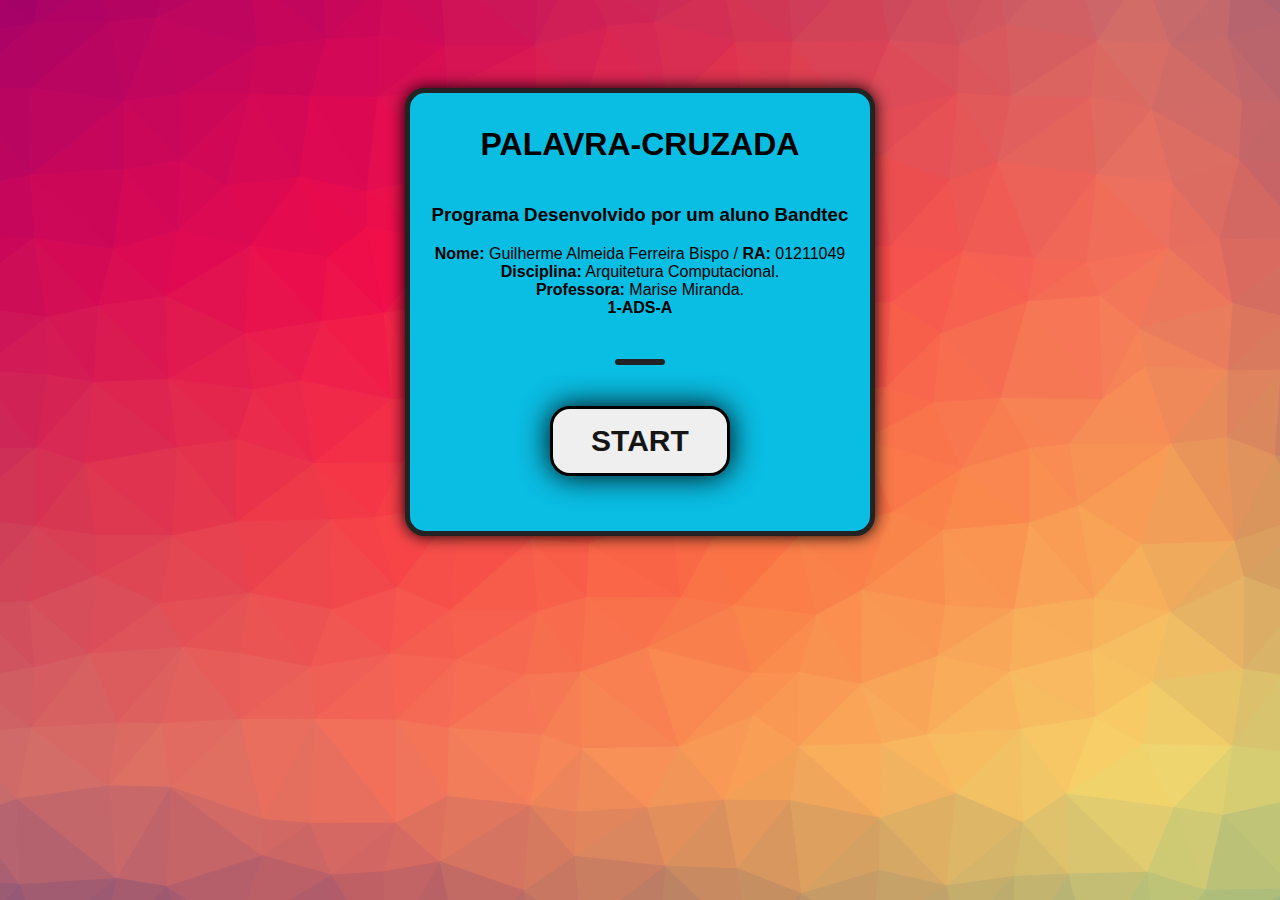
<file: index.html>
<!DOCTYPE html>
<html lang="pt">

<head>
    <meta charset="UTF-8">
    <meta http-equiv="X-UA-Compatible" content="IE=edge">
    <meta name="viewport" content="width=device-width, initial-scale=1.0">
    <title>Palavra-Cruzada</title>
    <link rel="shortcut icon" href="2.jpg">
</head>
<link rel="stylesheet" href="styles.css">

<body id="imgFUNDO" style="background-image: url(1.jpg);">
    
    <div class="container">
        <div id="inicio">
            <h1>Palavra-Cruzada</h1>
            <h3>Programa Desenvolvido por um aluno Bandtec </h3>
            <span id="DadosAluno">
                <b>Nome: <a href="www.linkedin.com/in/guilherme-almeida-ferreira-bispo
                    "> </b> Guilherme Almeida Ferreira Bispo / <b>RA:</b> 01211049 </a> <br>
                <b>Disciplina:</b> Arquitetura Computacional. <br>
                <b>Professora:</b> Marise Miranda. <br>
                <b>1-ADS-A</b>
                <br>
            </span>
            <div class="barrinha"></div>
            <a href="inicio.html"> <button>Start</button></a>
        </div>
    </div>

</html>
<script>
    var contagem = 0;

    function iniciar() {
        inicio.style.display = "none";
        TelaPrincipal.style.display = "block";
    }
</script>
</file>
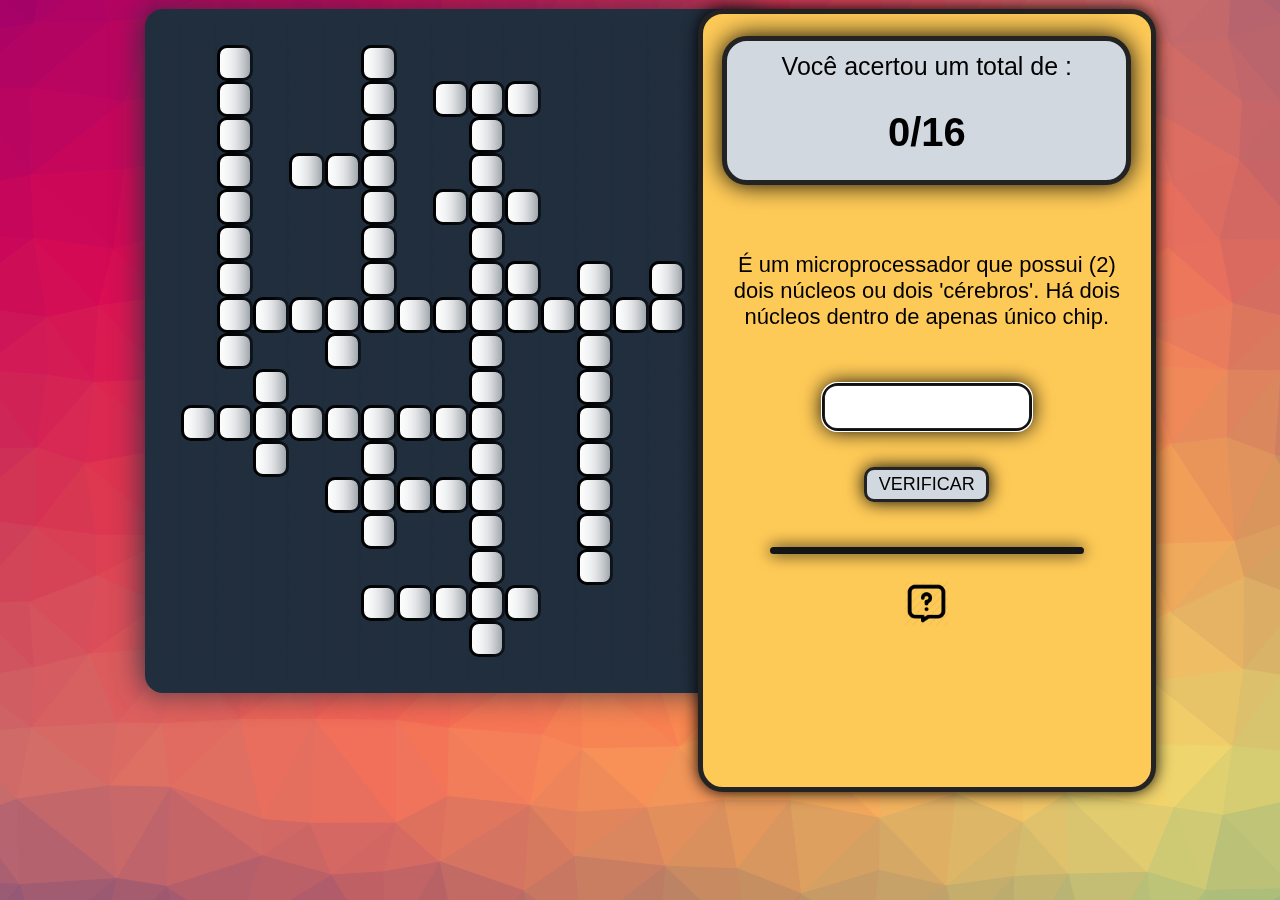
<file: inicio.html>
<!DOCTYPE html>
<html lang="pt">

<head>
    <meta charset="UTF-8">
    <meta http-equiv="X-UA-Compatible" content="IE=edge">
    <meta name="viewport" content="width=device-width, initial-scale=1.0">
    <title>Palavra-Cruzada</title>
    <link rel="shortcut icon" href="2.jpg">
</head>

<link rel="stylesheet" href="styles.css">

<body style="background-image: url(1.jpg);">
    <div class="container">

        <div id="TelaPrincipal">
            <!-- Coluna 1 -->
            <div class="Coluna">
                <div class="Celulas1" id="bordaLateralE01"></div>
                <div class="Celulas1" id="bordaLateralE"></div>
                <div class="Celulas1" id="bordaLateralE"></div>
                <div class="Celulas1" id="bordaLateralE"></div>
                <div class="Celulas1" id="bordaLateralE"></div>
                <div class="Celulas1" id="bordaLateralE"></div>
                <div class="Celulas1" id="bordaLateralE"></div>
                <div class="Celulas1" id="bordaLateralE"></div>
                <div class="Celulas1" id="bordaLateralE"></div>
                <div class="Celulas1" id="bordaLateralE"></div>
                <div class="Celulas1" id="bordaLateralE"></div>
                <div class="Celulas1" id="bordaLateralE"></div>
                <div class="Celulas1" id="bordaLateralE"></div>
                <div class="Celulas1" id="bordaLateralE"></div>
                <div class="Celulas1" id="bordaLateralE"></div>
                <div class="Celulas1" id="bordaLateralE"></div>
                <div class="Celulas1" id="bordaLateralE"></div>
                <div class="Celulas1" id="bordaLateralE"></div>
                <div class="Celulas1" id="bordaLateralE04"></div>
            </div>
            <!-- Coluna 2 -->
            <div class="Coluna">
                <div class="Celulas1" id="bordaSuperior"></div>
                <div class="Celulas" id="bordaLateralE05"></div>
                <div class="Celulas" id="CelulaVazia"></div>
                <div class="Celulas" id="CelulaVazia"></div>
                <div class="Celulas" id="CelulaVazia"></div>
                <div class="Celulas" id="CelulaVazia"></div>
                <div class="Celulas" id="CelulaVazia"></div>
                <div class="Celulas" id="CelulaVazia"></div>
                <div class="Celulas" id="CelulaVazia"></div>
                <div class="Celulas" id="CelulaVazia"></div>
                <div class="Celulas" id="CelulaVazia"></div>
                <div class="Celulas" id="CHAR_22"></div>
                <div class="Celulas" id="CelulaVazia"></div>
                <div class="Celulas" id="CelulaVazia"></div>
                <div class="Celulas" id="CelulaVazia"></div>
                <div class="Celulas" id="CelulaVazia"></div>
                <div class="Celulas" id="CelulaVazia"></div>
                <div class="Celulas" id="CelulaVazia"></div>
                <div class="Celulas1" id="bordaInferior"></div>
            </div>
            <!-- Coluna 3 -->
            <div class="Coluna">
                <div class="Celulas1" id="bordaSuperior"></div>
                <div class="Celulas" id="CHAR_1"></div>
                <div class="Celulas" id="CHAR_2"></div>
                <div class="Celulas" id="CHAR_3"></div>
                <div class="Celulas" id="CHAR_4"></div>
                <div class="Celulas" id="CHAR_5"></div>
                <div class="Celulas" id="CHAR_6"></div>
                <div class="Celulas" id="CHAR_7"></div>
                <div class="Celulas" id="CHAR_8"></div>
                <div class="Celulas" id="CHAR_9"></div>
                <div class="Celulas" id="CelulaVazia"></div>
                <div class="Celulas" id="CHAR_23"></div>
                <div class="Celulas" id="CelulaVazia"></div>
                <div class="Celulas" id="CelulaVazia"></div>
                <div class="Celulas" id="CelulaVazia"></div>
                <div class="Celulas" id="CelulaVazia"></div>
                <div class="Celulas" id="CelulaVazia"></div>
                <div class="Celulas" id="CelulaVazia"></div>
                <div class="Celulas1" id="bordaInferior"></div>
            </div>
            <!-- Coluna 4 -->
            <div class="Coluna">
                <div class="Celulas1" id="bordaSuperior"></div>
                <div class="Celulas" id="CelulaVazia"></div>
                <div class="Celulas" id="CelulaVazia"></div>
                <div class="Celulas" id="CelulaVazia"></div>
                <div class="Celulas" id="CelulaVazia"></div>
                <div class="Celulas" id="CelulaVazia"></div>
                <div class="Celulas" id="CelulaVazia"></div>
                <div class="Celulas" id="CelulaVazia"></div>
                <div class="Celulas" id="CHAR_31"></div>
                <div class="Celulas" id="CelulaVazia"></div>
                <div class="Celulas" id="CHAR_49"></div>
                <div class="Celulas" id="CHAR_24"></div>
                <div class="Celulas" id="CHAR_50"></div>
                <div class="Celulas" id="CelulaVazia"></div>
                <div class="Celulas" id="CelulaVazia"></div>
                <div class="Celulas" id="CelulaVazia"></div>
                <div class="Celulas" id="CelulaVazia"></div>
                <div class="Celulas" id="CelulaVazia"></div>
                <div class="Celulas1" id="bordaInferior"></div>
            </div>
            <!-- Coluna 5 -->
            <div class="Coluna">
                <div class="Celulas1" id="bordaSuperior"></div>
                <div class="Celulas" id="CelulaVazia"></div>
                <div class="Celulas" id="CelulaVazia"></div>
                <div class="Celulas" id="CelulaVazia"></div>
                <div class="Celulas" id="CHAR_79"></div>
                <div class="Celulas" id="CelulaVazia"></div>
                <div class="Celulas" id="CelulaVazia"></div>
                <div class="Celulas" id="CelulaVazia"></div>
                <div class="Celulas" id="CHAR_32"></div>
                <div class="Celulas" id="CelulaVazia"></div>
                <div class="Celulas" id="CelulaVazia"></div>
                <div class="Celulas" id="CHAR_25"></div>
                <div class="Celulas" id="CelulaVazia"></div>
                <div class="Celulas" id="CelulaVazia"></div>
                <div class="Celulas" id="CelulaVazia"></div>
                <div class="Celulas" id="CelulaVazia"></div>
                <div class="Celulas" id="CelulaVazia"></div>
                <div class="Celulas" id="CelulaVazia"></div>
                <div class="Celulas1" id="bordaInferior"></div>
            </div>
            <!-- Coluna 6 -->
            <div class="Coluna">
                <div class="Celulas1" id="bordaSuperior"></div>
                <div class="Celulas" id="CelulaVazia"></div>
                <div class="Celulas" id="CelulaVazia"></div>
                <div class="Celulas" id="CelulaVazia"></div>
                <div class="Celulas" id="CHAR_80"></div>
                <div class="Celulas" id="CelulaVazia"></div>
                <div class="Celulas" id="CelulaVazia"></div>
                <div class="Celulas" id="CelulaVazia"></div>
                <div class="Celulas" id="CHAR_16"></div>
                <div class="Celulas" id="CHAR_17"></div>
                <div class="Celulas" id="CelulaVazia"></div>
                <div class="Celulas" id="CHAR_26"></div>
                <div class="Celulas" id="CelulaVazia"></div>
                <div class="Celulas" id="CHAR_51"></div>
                <div class="Celulas" id="CelulaVazia"></div>
                <div class="Celulas" id="CelulaVazia"></div>
                <div class="Celulas" id="CelulaVazia"></div>
                <div class="Celulas" id="CelulaVazia"></div>
                <div class="Celulas1" id="bordaInferior"></div>
            </div>
            <!-- Coluna 7 -->
            <div class="Coluna">
                <div class="Celulas1" id="bordaSuperior"></div>
                <div class="Celulas" id="CHAR_55"></div>
                <div class="Celulas" id="CHAR_56"></div>
                <div class="Celulas" id="CHAR_57"></div>
                <div class="Celulas" id="CHAR_58"></div>
                <div class="Celulas" id="CHAR_59"></div>
                <div class="Celulas" id="CHAR_60"></div>
                <div class="Celulas" id="CHAR_61"></div>
                <div class="Celulas" id="CHAR_33"></div>
                <div class="Celulas" id="CelulaVazia"></div>
                <div class="Celulas" id="CelulaVazia"></div>
                <div class="Celulas" id="CHAR_27"></div>
                <div class="Celulas" id="CHAR_10"></div>
                <div class="Celulas" id="CHAR_11"></div>
                <div class="Celulas" id="CHAR_12"></div>
                <div class="Celulas" id="CelulaVazia"></div>
                <div class="Celulas" id="CHAR_41"></div>
                <div class="Celulas" id="CelulaVazia"></div>
                <div class="Celulas1" id="bordaInferior"></div>
            </div>
            <!-- Coluna 8 -->
            <div class="Coluna">
                <div class="Celulas1" id="bordaSuperior"></div>
                <div class="Celulas" id="CelulaVazia"></div>
                <div class="Celulas" id="CelulaVazia"></div>
                <div class="Celulas" id="CelulaVazia"></div>
                <div class="Celulas" id="CelulaVazia"></div>
                <div class="Celulas" id="CelulaVazia"></div>
                <div class="Celulas" id="CelulaVazia"></div>
                <div class="Celulas" id="CelulaVazia"></div>
                <div class="Celulas" id="CHAR_34"></div>
                <div class="Celulas" id="CelulaVazia"></div>
                <div class="Celulas" id="CelulaVazia"></div>
                <div class="Celulas" id="CHAR_28"></div>
                <div class="Celulas" id="CelulaVazia"></div>
                <div class="Celulas" id="CHAR_52"></div>
                <div class="Celulas" id="CelulaVazia"></div>
                <div class="Celulas" id="CelulaVazia"></div>
                <div class="Celulas" id="CHAR_42"></div>
                <div class="Celulas" id="CelulaVazia"></div>
                <div class="Celulas1" id="bordaInferior"></div>
            </div>
            <!-- Coluna 9 -->
            <div class="Coluna">
                <div class="Celulas1" id="bordaSuperior"></div>
                <div class="Celulas" id="CelulaVazia"></div>
                <div class="Celulas" id="CHAR_13"></div>
                <div class="Celulas" id="CelulaVazia"></div>
                <div class="Celulas" id="CelulaVazia"></div>
                <div class="Celulas" id="CHAR_46"></div>
                <div class="Celulas" id="CelulaVazia"></div>
                <div class="Celulas" id="CelulaVazia"></div>
                <div class="Celulas" id="CHAR_35"></div>
                <div class="Celulas" id="CelulaVazia"></div>
                <div class="Celulas" id="CelulaVazia"></div>
                <div class="Celulas" id="CHAR_29"></div>
                <div class="Celulas" id="CelulaVazia"></div>
                <div class="Celulas" id="CHAR_53"></div>
                <div class="Celulas" id="CelulaVazia"></div>
                <div class="Celulas" id="CelulaVazia"></div>
                <div class="Celulas" id="CHAR_43"></div>
                <div class="Celulas" id="CelulaVazia"></div>
                <div class="Celulas1" id="bordaInferior"></div>
            </div>
            <!-- Coluna 10 -->
            <div class="Coluna">
                <div class="Celulas1" id="bordaSuperior"></div>
                <div class="Celulas" id="CelulaVazia"></div>
                <div class="Celulas" id="CHAR_14"></div>
                <div class="Celulas" id="CHAR_70"></div>
                <div class="Celulas" id="CHAR_71"></div>
                <div class="Celulas" id="CHAR_47"></div>
                <div class="Celulas" id="CHAR_72"></div>
                <div class="Celulas" id="CHAR_18"></div>
                <div class="Celulas" id="CHAR_36"></div>
                <div class="Celulas" id="CHAR_73"></div>
                <div class="Celulas" id="CHAR_74"></div>
                <div class="Celulas" id="CHAR_30"></div>
                <div class="Celulas" id="CHAR_75"></div>
                <div class="Celulas" id="CHAR_54"></div>
                <div class="Celulas" id="CHAR_76"></div>
                <div class="Celulas" id="CHAR_77"></div>
                <div class="Celulas" id="CHAR_44"></div>
                <div class="Celulas" id="CHAR_78"></div>
                <div class="Celulas1" id="bordaInferior"></div>
            </div>
            <!-- Coluna 11 -->
            <div class="Coluna">
                <div class="Celulas1" id="bordaSuperior"></div>
                <div class="Celulas" id="CelulaVazia"></div>
                <div class="Celulas" id="CHAR_15"></div>
                <div class="Celulas" id="CelulaVazia"></div>
                <div class="Celulas" id="CelulaVazia"></div>
                <div class="Celulas" id="CHAR_48"></div>
                <div class="Celulas" id="CelulaVazia"></div>
                <div class="Celulas" id="CHAR_19"></div>
                <div class="Celulas" id="CHAR_37"></div>
                <div class="Celulas" id="CelulaVazia"></div>
                <div class="Celulas" id="CelulaVazia"></div>
                <div class="Celulas" id="CelulaVazia"></div>
                <div class="Celulas" id="CelulaVazia"></div>
                <div class="Celulas" id="CelulaVazia"></div>
                <div class="Celulas" id="CelulaVazia"></div>
                <div class="Celulas" id="CelulaVazia"></div>
                <div class="Celulas" id="CHAR_45"></div>
                <div class="Celulas" id="CelulaVazia"></div>
                <div class="Celulas1" id="bordaInferior"></div>
            </div>
            <!-- Coluna 12 -->
            <div class="Coluna">
                <div class="Celulas1" id="bordaSuperior"></div>
                <div class="Celulas" id="CelulaVazia"></div>
                <div class="Celulas" id="CelulaVazia"></div>
                <div class="Celulas" id="CelulaVazia"></div>
                <div class="Celulas" id="CelulaVazia"></div>
                <div class="Celulas" id="CelulaVazia"></div>
                <div class="Celulas" id="CelulaVazia"></div>
                <div class="Celulas" id="CelulaVazia"></div>
                <div class="Celulas" id="CHAR_38"></div>
                <div class="Celulas" id="CelulaVazia"></div>
                <div class="Celulas" id="CelulaVazia"></div>
                <div class="Celulas" id="CelulaVazia"></div>
                <div class="Celulas" id="CelulaVazia"></div>
                <div class="Celulas" id="CelulaVazia"></div>
                <div class="Celulas" id="CelulaVazia"></div>
                <div class="Celulas" id="CelulaVazia"></div>
                <div class="Celulas" id="CelulaVazia"></div>
                <div class="Celulas" id="CelulaVazia"></div>
                <div class="Celulas1" id="bordaInferior"></div>
            </div>
            <!-- Coluna 13 -->
            <div class="Coluna">
                <div class="Celulas1" id="bordaSuperior"></div>
                <div class="Celulas" id="CelulaVazia"></div>
                <div class="Celulas" id="CelulaVazia"></div>
                <div class="Celulas" id="CelulaVazia"></div>
                <div class="Celulas" id="CelulaVazia"></div>
                <div class="Celulas" id="CelulaVazia"></div>
                <div class="Celulas" id="CelulaVazia"></div>
                <div class="Celulas" id="CHAR_62"></div>
                <div class="Celulas" id="CHAR_39"></div>
                <div class="Celulas" id="CHAR_63"></div>
                <div class="Celulas" id="CHAR_64"></div>
                <div class="Celulas" id="CHAR_65"></div>
                <div class="Celulas" id="CHAR_66"></div>
                <div class="Celulas" id="CHAR_67"></div>
                <div class="Celulas" id="CHAR_68"></div>
                <div class="Celulas" id="CHAR_69"></div>
                <div class="Celulas" id="CelulaVazia"></div>
                <div class="Celulas" id="CelulaVazia"></div>
                <div class="Celulas1" id="bordaInferior"></div>
            </div>
            <!-- Coluna 14 -->
            <div class="Coluna">
                <div class="Celulas1" id="bordaSuperior"></div>
                <div class="Celulas" id="CelulaVazia"></div>
                <div class="Celulas" id="CelulaVazia"></div>
                <div class="Celulas" id="CelulaVazia"></div>
                <div class="Celulas" id="CelulaVazia"></div>
                <div class="Celulas" id="CelulaVazia"></div>
                <div class="Celulas" id="CelulaVazia"></div>
                <div class="Celulas" id="CelulaVazia"></div>
                <div class="Celulas" id="CHAR_40"></div>
                <div class="Celulas" id="CelulaVazia"></div>
                <div class="Celulas" id="CelulaVazia"></div>
                <div class="Celulas" id="CelulaVazia"></div>
                <div class="Celulas" id="CelulaVazia"></div>
                <div class="Celulas" id="CelulaVazia"></div>
                <div class="Celulas" id="CelulaVazia"></div>
                <div class="Celulas" id="CelulaVazia"></div>
                <div class="Celulas" id="CelulaVazia"></div>
                <div class="Celulas" id="CelulaVazia"></div>
                <div class="Celulas1" id="bordaInferior"></div>
            </div>
            <!-- Coluna 15 -->
            <div class="Coluna">
                <div class="Celulas1" id="bordaSuperior"></div>
                <div class="Celulas" id="CelulaVazia"></div>
                <div class="Celulas" id="CelulaVazia"></div>
                <div class="Celulas" id="CelulaVazia"></div>
                <div class="Celulas" id="CelulaVazia"></div>
                <div class="Celulas" id="CelulaVazia"></div>
                <div class="Celulas" id="CelulaVazia"></div>
                <div class="Celulas" id="CHAR_20"></div>
                <div class="Celulas" id="CHAR_21"></div>
                <div class="Celulas" id="CelulaVazia"></div>
                <div class="Celulas" id="CelulaVazia"></div>
                <div class="Celulas" id="CelulaVazia"></div>
                <div class="Celulas" id="CelulaVazia"></div>
                <div class="Celulas" id="CelulaVazia"></div>
                <div class="Celulas" id="CelulaVazia"></div>
                <div class="Celulas" id="CelulaVazia"></div>
                <div class="Celulas" id="CelulaVazia"></div>
                <div class="Celulas" id="CelulaVazia"></div>
                <div class="Celulas1" id="bordaInferior"></div>
            </div>
            <!-- Coluna 16 -->
            <div class="Coluna">
                <div class="Celulas1" id="bordaSuperior"></div>
                <div class="Celulas" id="CelulaVazia"></div>
                <div class="Celulas" id="CelulaVazia"></div>
                <div class="Celulas" id="CelulaVazia"></div>
                <div class="Celulas" id="CelulaVazia"></div>
                <div class="Celulas" id="CelulaVazia"></div>
                <div class="Celulas" id="CelulaVazia"></div>
                <div class="Celulas" id="CelulaVazia"></div>
                <div class="Celulas" id="CelulaVazia"></div>
                <div class="Celulas" id="CelulaVazia"></div>
                <div class="Celulas" id="CelulaVazia"></div>
                <div class="Celulas" id="CelulaVazia"></div>
                <div class="Celulas" id="CelulaVazia"></div>
                <div class="Celulas" id="CelulaVazia"></div>
                <div class="Celulas" id="CelulaVazia"></div>
                <div class="Celulas" id="CelulaVazia"></div>
                <div class="Celulas" id="CelulaVazia"></div>
                <div class="Celulas" id="CelulaVazia"></div>
                <div class="Celulas1" id="bordaInferior"></div>
            </div>
            <!-- Coluna 17 -->
            <div class="Coluna">
                <div class="Celulas1" id="bordaLateralD02"></div>
                <div class="Celulas1" id="bordaLateralD"></div>
                <div class="Celulas1" id="bordaLateralD"></div>
                <div class="Celulas1" id="bordaLateralD"></div>
                <div class="Celulas1" id="bordaLateralD"></div>
                <div class="Celulas1" id="bordaLateralD"></div>
                <div class="Celulas1" id="bordaLateralD"></div>
                <div class="Celulas1" id="bordaLateralD"></div>
                <div class="Celulas1" id="bordaLateralD"></div>
                <div class="Celulas1" id="bordaLateralD"></div>
                <div class="Celulas1" id="bordaLateralD"></div>
                <div class="Celulas1" id="bordaLateralD"></div>
                <div class="Celulas1" id="bordaLateralD"></div>
                <div class="Celulas1" id="bordaLateralD"></div>
                <div class="Celulas1" id="bordaLateralD"></div>
                <div class="Celulas1" id="bordaLateralD"></div>
                <div class="Celulas1" id="bordaLateralD"></div>
                <div class="Celulas1" id="bordaLateralD"></div>
                <div class="Celulas1" id="bordaLateralD03"></div>
            </div>
            <div class="Conteudo">
                <div class="Perguntas">
                    <div class="Contagem">

                        Você acertou um total de :<br> <br>

                        <b>
                            <span id="pontos">0</span>/16
                        </b>

                    </div>

                    <br> <br> <br> <br> <br>

                    <div class="ajuda" id="id_ajuda" style="display: none;">
                        <span id="resolucao">
                        <h4>Realize os seguintes exercícios de
                            Sistemas de Numeração para ter acesso à ajuda.</h4>
                            <span id="pgt_01">1. Transforme de Decimal para Binário: <br> </span>
                            A) <b>272</b> <input id="A_1"> <br>
                            <!--100010000 -->
                            B) <b>554</b> <input id="B_1"> <br>
                            <!--1000101010 -->
                            C) <b>139</b> <input id="C_1"> <br> <br>
                            <!--10001011 -->
                            <span id="pgt_02">2. Transforme de Hexadecimal para Octal: <br></span>
                            A) <b>444</b> <input id="A_2"> <br>
                            <!--2104 -->
                            B) <b>251</b> <input id="B_2"> <br>
                            <!--1121 -->
                            C) <b>666</b> <input id="C_2"> <br> <br>
                            <!--3146 -->
                            <span id="pgt_03">3. Transforme de Hexadecimal para Decimal: <br> </span>
                            A) <b>5B1</b> <input id="A_3"> <br>
                            <!--1457 -->
                            B) <b>BBC</b> <input id="B_3"> <br>
                            <!--3004 -->
                            C) <b>111</b> <input id="C_3"> <br> <br>
                            <!--273 -->
                        </span>
                        <button onclick="enviar()" id="bt_enviar">Enviar</button>
                        <button onclick="voltar()" id="bt_voltar">Voltar</button>
<a href=""></a>

                    </div>
                    <div id="Pergunta1">
                        <div class="Cx_Pergunta" id="Pergunta00">
                            É um microprocessador que possui (2) dois núcleos ou dois 'cérebros'. Há dois núcleos dentro
                            de apenas único chip.
                        </div>
                        <br> <br>

                        <input id="Resposta" autofocus>
                        <br> <br> <br>

                        <button id="botao00" onclick="bt_Resposta00()">Verificar</button>
                        <button id="botao01" onclick="bt_Resposta01()">Verificar</button>
                        <button id="botao02" onclick="bt_Resposta02()">Verificar</button>
                        <button id="botao03" onclick="bt_Resposta03()">Verificar</button>
                        <button id="botao04" onclick="bt_Resposta04()">Verificar</button>
                        <button id="botao05" onclick="bt_Resposta05()">Verificar</button>
                        <button id="botao06" onclick="bt_Resposta06()">Verificar</button>
                        <button id="botao07" onclick="bt_Resposta07()">Verificar</button>
                        <button id="botao08" onclick="bt_Resposta08()">Verificar</button>
                        <button id="botao09" onclick="bt_Resposta09()">Verificar</button>
                        <button id="botao10" onclick="bt_Resposta10()">Verificar</button>
                        <button id="botao11" onclick="bt_Resposta11()">Verificar</button>
                        <button id="botao12" onclick="bt_Resposta12()">Verificar</button>
                        <button id="botao13" onclick="bt_Resposta13()">Verificar</button>
                        <button id="botao14" onclick="bt_Resposta14()">Verificar</button>
                        <button id="botao15" onclick="bt_Resposta15()">Verificar</button>

                        <a href="inicio.html">
                            <button id="ret" onclick="retornar()" style="display: none;">
                                Reiniciar
                            </button>
                        </a>

                        <div class="Separar" id="repositorio"></div>
                        <img onclick="img_ajuda()" src="help.png" alt="ícone de ajuda para dúvidas">
                    </div>

                </div>
            </div>
        </div>
    </div>
</body>

</html>
<script>
    var contagem = 0;

    function bt_Resposta00() {
        var ax_Resposta = Resposta.value;
        var contagem = 0;
        if (ax_Resposta == "DualCore" ||
            ax_Resposta == "Dual core" ||
            ax_Resposta == "dual core" ||
            ax_Resposta == "dual Core" ||
            ax_Resposta == "DUAL CORE" ||
            ax_Resposta == "Dual-Core" ||
            ax_Resposta == "Dual-core" ||
            ax_Resposta == "dual-core" ||
            ax_Resposta == "DUAL-CORE" ||
            ax_Resposta == "DualCore" ||
            ax_Resposta == "Dualcore" ||
            ax_Resposta == "dualcore" ||
            ax_Resposta == "DUALCORE") {
            CHAR_1.innerHTML = `D`;
            CHAR_2.innerHTML = `U`;
            CHAR_3.innerHTML = `A`;
            CHAR_4.innerHTML = `L`;
            CHAR_5.innerHTML = `-`;
            CHAR_6.innerHTML = `C`;
            CHAR_7.innerHTML = `O`;
            CHAR_8.innerHTML = `R`;
            CHAR_9.innerHTML = `E`;
            botao00.style.display = "none";
            botao01.style.display = "block";
            botao02.style.display = "none";
            botao03.style.display = "none";
            botao04.style.display = "none";
            botao05.style.display = "none";
            botao06.style.display = "none";
            botao07.style.display = "none";
            botao08.style.display = "none";
            botao09.style.display = "none";
            botao10.style.display = "none";
            botao11.style.display = "none";
            botao12.style.display = "none";
            botao13.style.display = "none";
            botao14.style.display = "none";
            botao15.style.display = "none";
            ret.style.display = "none";
            Resposta.value = '';
            contagem = contagem + 1;
            pontos.innerHTML = contagem;
            Pergunta00.innerHTML = `É a parte de um SO, que realiza as instruções de um programa de computador, para executar a aritmética básica, lógica, e a entrada e saída de dados.`
        } else {
            alert("Resposta incorreta!")
            alert("Tente novamente.")
        }
    }

    function bt_Resposta01() {
        var ax_Resposta = Resposta.value;
        var contagem = 1;
        if (ax_Resposta == "CPU" ||
            ax_Resposta == "CPu" ||
            ax_Resposta == "Cpu" ||
            ax_Resposta == "cPU" ||
            ax_Resposta == "cPu" ||
            ax_Resposta == "CpU" ||
            ax_Resposta == "cpu" ||
            ax_Resposta == "cpU") {
            CHAR_10.innerHTML = `C`
            CHAR_11.innerHTML = `P`
            CHAR_12.innerHTML = `U`
            botao00.style.display = "none";
            botao01.style.display = "none";
            botao02.style.display = "block";
            botao03.style.display = "none";
            botao04.style.display = "none";
            botao05.style.display = "none";
            botao06.style.display = "none";
            botao07.style.display = "none";
            botao08.style.display = "none";
            botao09.style.display = "none";
            botao10.style.display = "none";
            botao11.style.display = "none";
            botao12.style.display = "none";
            botao13.style.display = "none";
            botao14.style.display = "none";
            botao15.style.display = "none";
            ret.style.display = "none";
            Resposta.value = '';
            Pergunta00.innerHTML = `Sigla em inglês de uma característica de um computador que dá possibilidades à leitura e escrita da memória do sistema independente de uma CPU.`;
            contagem = contagem + 1;
            pontos.innerHTML = contagem;
        } else {
            alert("Resposta incorreta!")
            alert("Tente novamente.")
        }
    }

    function bt_Resposta02() {

        var ax_Resposta = Resposta.value;
        var contagem = 2;
        if (ax_Resposta == "dma" ||
            ax_Resposta == "DMA" ||
            ax_Resposta == "Dma" ||
            ax_Resposta == "DMa" ||
            ax_Resposta == "DmA" ||
            ax_Resposta == "dMA" ||
            ax_Resposta == "dMa" ||
            ax_Resposta == "dmA") {
            CHAR_13.innerHTML = `D`
            CHAR_14.innerHTML = `M`
            CHAR_15.innerHTML = `A`
            botao00.style.display = "none";
            botao01.style.display = "none";
            botao02.style.display = "none";
            botao03.style.display = "block";
            botao04.style.display = "none";
            botao05.style.display = "none";
            botao06.style.display = "none";
            botao07.style.display = "none";
            botao08.style.display = "none";
            botao09.style.display = "none";
            botao10.style.display = "none";
            botao11.style.display = "none";
            botao12.style.display = "none";
            botao13.style.display = "none";
            botao14.style.display = "none";
            botao15.style.display = "none";
            ret.style.display = "none";
            Resposta.value = '';
            Pergunta00.innerHTML = `Uma série de processadores da marca Intel que foi lançado pela primeira vez ao mundo em 9 de Setembro de 2009 nos Estados Unidos da América.`;
            contagem = contagem + 1;
            pontos.innerHTML = contagem;
        } else {
            alert("Resposta incorreta!")
            alert("Tente novamente.")
        }
    }

    function bt_Resposta03() {
        var ax_Resposta = Resposta.value;
        var contagem = 3;
        if (ax_Resposta == "i5" ||
            ax_Resposta == "I5") {
            CHAR_16.innerHTML = `I`;
            CHAR_17.innerHTML = `5`;
            botao00.style.display = "none";
            botao01.style.display = "none";
            botao02.style.display = "none";
            botao03.style.display = "none";
            botao04.style.display = "block";
            botao05.style.display = "none";
            botao06.style.display = "none";
            botao07.style.display = "none";
            botao08.style.display = "none";
            botao09.style.display = "none";
            botao10.style.display = "none";
            botao11.style.display = "none";
            botao12.style.display = "none";
            botao13.style.display = "none";
            botao14.style.display = "none";
            botao15.style.display = "none";
            ret.style.display = "none";
            Resposta.value = '';
            Pergunta00.innerHTML = `Uma série de processadores da marca Intel que foi lançado pela primeira vez ao mundo em 17 de Novembro de 2008 nos Estados Unidos da América.`;
            contagem = contagem + 1;
            pontos.innerHTML = contagem;
        } else {
            alert("Resposta incorreta!")
            alert("Tente novamente.")
        }
    }

    function bt_Resposta04() {
        var ax_Resposta = Resposta.value;
        var contagem = 4;
        if (ax_Resposta == "i7" ||
            ax_Resposta == "I7") {
            CHAR_18.innerHTML = `I`;
            CHAR_19.innerHTML = `7`;
            botao00.style.display = "none";
            botao01.style.display = "none";
            botao02.style.display = "none";
            botao03.style.display = "none";
            botao04.style.display = "none";
            botao05.style.display = "block";
            botao06.style.display = "none";
            botao07.style.display = "none";
            botao08.style.display = "none";
            botao09.style.display = "none";
            botao10.style.display = "none";
            botao11.style.display = "none";
            botao12.style.display = "none";
            botao13.style.display = "none";
            botao14.style.display = "none";
            botao15.style.display = "none";
            ret.style.display = "none";
            Resposta.value = '';
            Pergunta00.innerHTML = `Nomenclatura para Seleção de Chip na língua inglesa. Geralmente o mesmo é utilizado com a lógica dos três estados.`;
            contagem = contagem + 1;
            pontos.innerHTML = contagem;
        } else {
            alert("Resposta incorreta!")
            alert("Tente novamente.")
        }
    }

    function bt_Resposta05() {
        var ax_Resposta = Resposta.value;
        var contagem = 5;
        if (ax_Resposta == "CS" ||
            ax_Resposta == "cs" ||
            ax_Resposta == "Cs" ||
            ax_Resposta == "cS") {
            CHAR_20.innerHTML = `C`;
            CHAR_21.innerHTML = `S`;
            botao00.style.display = "none";
            botao01.style.display = "none";
            botao02.style.display = "none";
            botao03.style.display = "none";
            botao04.style.display = "none";
            botao05.style.display = "none";
            botao06.style.display = "block";
            botao07.style.display = "none";
            botao08.style.display = "none";
            botao09.style.display = "none";
            botao10.style.display = "none";
            botao11.style.display = "none";
            botao12.style.display = "none";
            botao13.style.display = "none";
            botao14.style.display = "none";
            botao15.style.display = "none";
            ret.style.display = "none";
            Resposta.value = '';
            Pergunta00.innerHTML = `É um microprocessador que possui (4) quatro núcleos ou quatro 'cérebros'. Há quatro núcleos dentro de apenas único chip.`;
            contagem = contagem + 1;
            pontos.innerHTML = contagem;
        } else {
            alert("Resposta incorreta!")
            alert("Tente novamente.")
        }
    }

    function bt_Resposta06() {
        var ax_Resposta = Resposta.value;
        var contagem = 6;
        if (ax_Resposta == "QuadCore" ||
            ax_Resposta == "Quad core" ||
            ax_Resposta == "quad core" ||
            ax_Resposta == "quad Core" ||
            ax_Resposta == "QUAD CORE" ||
            ax_Resposta == "Quad-Core" ||
            ax_Resposta == "Quad-core" ||
            ax_Resposta == "quad-core" ||
            ax_Resposta == "QUAD-CORE" ||
            ax_Resposta == "QuadCore" ||
            ax_Resposta == "Quadcore" ||
            ax_Resposta == "quadcore" ||
            ax_Resposta == "QUADCORE") {
            CHAR_22.innerHTML = `Q`;
            CHAR_23.innerHTML = `U`;
            CHAR_24.innerHTML = `A`;
            CHAR_25.innerHTML = `D`;
            CHAR_26.innerHTML = `-`;
            CHAR_27.innerHTML = `C`;
            CHAR_28.innerHTML = `O`;
            CHAR_29.innerHTML = `R`;
            CHAR_30.innerHTML = `E`;
            botao00.style.display = "none";
            botao01.style.display = "none";
            botao02.style.display = "none";
            botao03.style.display = "none";
            botao04.style.display = "none";
            botao05.style.display = "none";
            botao06.style.display = "none";
            botao07.style.display = "block";
            botao08.style.display = "none";
            botao09.style.display = "none";
            botao10.style.display = "none";
            botao11.style.display = "none";
            botao12.style.display = "none";
            botao13.style.display = "none";
            botao14.style.display = "none";
            botao15.style.display = "none";
            ret.style.display = "none";
            Resposta.value = '';
            Pergunta00.innerHTML = `Corresponde a uma memória local rápida do microprocessador e também armazena informações binárias (instruções, endereços e também dados).`;
            contagem = contagem + 1;
            pontos.innerHTML = contagem;
        } else {
            alert("Resposta incorreta!")
            alert("Tente novamente.")
        }
    }

    function bt_Resposta07() {
        var ax_Resposta = Resposta.value;
        var contagem = 7;
        if (ax_Resposta == "Registradores" ||
            ax_Resposta == "REGISTRADORES" ||
            ax_Resposta == "registradores") {
            CHAR_31.innerHTML = `E`;
            CHAR_32.innerHTML = `G`;
            CHAR_33.innerHTML = `S`;
            CHAR_34.innerHTML = `T`;
            CHAR_35.innerHTML = `R`;
            CHAR_36.innerHTML = `A`;
            CHAR_37.innerHTML = `D`;
            CHAR_38.innerHTML = `O`;
            CHAR_39.innerHTML = `R`;
            CHAR_40.innerHTML = `E`;
            botao00.style.display = "none";
            botao01.style.display = "none";
            botao02.style.display = "none";
            botao03.style.display = "none";
            botao04.style.display = "none";
            botao05.style.display = "none";
            botao06.style.display = "none";
            botao07.style.display = "none";
            botao08.style.display = "block";
            botao09.style.display = "none";
            botao10.style.display = "none";
            botao11.style.display = "none";
            botao12.style.display = "none";
            botao13.style.display = "none";
            botao14.style.display = "none";
            botao15.style.display = "none";
            ret.style.display = "none";
            Resposta.value = '';
            Pergunta00.innerHTML = `Tipo de memória NÃO VOLÁTIL, ou seja, consegue manter informações mesmo quando não há alimentação. Se difere da ROM pois pode ser atualizada.`;
            contagem = contagem + 1;
            pontos.innerHTML = contagem;
        } else {
            alert("Resposta incorreta!")
            alert("Tente novamente.")
        }
    }

    function bt_Resposta08() {
        var ax_Resposta = Resposta.value;
        var contagem = 8;
        if (ax_Resposta == "Flash" ||
            ax_Resposta == "FLASH" ||
            ax_Resposta == "flash") {
            CHAR_41.innerHTML = `F`;
            CHAR_42.innerHTML = `L`;
            CHAR_43.innerHTML = `A`;
            CHAR_44.innerHTML = `S`;
            CHAR_45.innerHTML = `H`;
            botao00.style.display = "none";
            botao01.style.display = "none";
            botao02.style.display = "none";
            botao03.style.display = "none";
            botao04.style.display = "none";
            botao05.style.display = "none";
            botao06.style.display = "none";
            botao07.style.display = "none";
            botao08.style.display = "none";
            botao09.style.display = "block";
            botao10.style.display = "none";
            botao11.style.display = "none";
            botao12.style.display = "none";
            botao13.style.display = "none";
            botao14.style.display = "none";
            botao15.style.display = "none";
            ret.style.display = "none";
            Resposta.value = '';
            Pergunta00.innerHTML = `É um tipo de memória NÃO VOLATIL e muito conhecida, porém, diferente da Memória Flash, esse tipo de memória não pode ser regravada.`;
            contagem = contagem + 1;
            pontos.innerHTML = contagem;
        } else {
            alert("Resposta incorreta!")
            alert("Tente novamente.")
        }
    }

    function bt_Resposta09() {
        var ax_Resposta = Resposta.value;
        var contagem = 9;
        if (ax_Resposta == "rom" ||
            ax_Resposta == "ROM" ||
            ax_Resposta == "Rom") {
            CHAR_46.innerHTML = `R`;
            CHAR_47.innerHTML = `O`;
            CHAR_48.innerHTML = `M`;
            botao00.style.display = "none";
            botao01.style.display = "none";
            botao02.style.display = "none";
            botao03.style.display = "none";
            botao04.style.display = "none";
            botao05.style.display = "none";
            botao06.style.display = "none";
            botao07.style.display = "none";
            botao08.style.display = "none";
            botao09.style.display = "none";
            botao10.style.display = "block";
            botao11.style.display = "none";
            botao12.style.display = "none";
            botao13.style.display = "none";
            botao14.style.display = "none";
            botao15.style.display = "none";
            ret.style.display = "none";
            Resposta.value = '';
            Pergunta00.innerHTML = `É um tipo de memória VOLATIL, que guarda os arquivos do computados de forma temporária, ou seja, a mesma pode ser regravada várias e várias vezes.`;
            contagem = contagem + 1;
            pontos.innerHTML = contagem;
        } else {
            alert("Resposta incorreta!")
            alert("Tente novamente.")
        }
    }

    function bt_Resposta10() {
        var ax_Resposta = Resposta.value;
        var contagem = 10;
        if (ax_Resposta == "ram" ||
            ax_Resposta == "RAM" ||
            ax_Resposta == "Ram") {
            CHAR_49.innerHTML = `R`;
            CHAR_50.innerHTML = `M`;
            botao00.style.display = "none";
            botao01.style.display = "none";
            botao02.style.display = "none";
            botao03.style.display = "none";
            botao04.style.display = "none";
            botao05.style.display = "none";
            botao06.style.display = "none";
            botao07.style.display = "none";
            botao08.style.display = "none";
            botao09.style.display = "none";
            botao10.style.display = "none";
            botao11.style.display = "block";
            botao12.style.display = "none";
            botao13.style.display = "none";
            botao14.style.display = "none";
            botao15.style.display = "none";
            ret.style.display = "none";
            Resposta.value = '';
            Pergunta00.innerHTML = `É um tipo de memória que pode ser regravada. As informações são apagadas pela exposição à luz ultravioleta por aproximadamente 15 minutos.`;
            contagem = contagem + 1;
            pontos.innerHTML = contagem;
        } else {
            alert("Resposta incorreta!")
            alert("Tente novamente.")
        }
    }

    function bt_Resposta11() {
        var ax_Resposta = Resposta.value;
        var contagem = 11;
        if (ax_Resposta == "eprom" ||
            ax_Resposta == "EPROM" ||
            ax_Resposta == "EProm" ||
            ax_Resposta == "Eprom") {
            CHAR_51.innerHTML = `E`;
            CHAR_52.innerHTML = `R`;
            CHAR_53.innerHTML = `O`;
            CHAR_54.innerHTML = `M`;
            botao00.style.display = "none";
            botao01.style.display = "none";
            botao02.style.display = "none";
            botao03.style.display = "none";
            botao04.style.display = "none";
            botao05.style.display = "none";
            botao06.style.display = "none";
            botao07.style.display = "none";
            botao08.style.display = "none";
            botao09.style.display = "none";
            botao10.style.display = "none";
            botao11.style.display = "none";
            botao12.style.display = "block";
            botao13.style.display = "none";
            botao14.style.display = "none";
            botao15.style.display = "none";
            ret.style.display = "none";
            Resposta.value = '';
            Pergunta00.innerHTML = `Termo utilizado dentro da computação para a transferência de dados entre computadores.`;
            contagem = contagem + 1;
            pontos.innerHTML = contagem;
        } else {
            alert("Resposta incorreta!")
            alert("Tente novamente.")
        }

    }

    function bt_Resposta12() {
        var ax_Resposta = Resposta.value;
        var contagem = 12;
        if (ax_Resposta == "Data Bus" ||
            ax_Resposta == "DataBus" ||
            ax_Resposta == "databus" ||
            ax_Resposta == "DATABUS") {
            CHAR_55.innerHTML = `D`;
            CHAR_56.innerHTML = `A`;
            CHAR_57.innerHTML = `T`;
            CHAR_58.innerHTML = `A`;
            CHAR_59.innerHTML = `-`;
            CHAR_60.innerHTML = `B`;
            CHAR_61.innerHTML = `U`;
            botao00.style.display = "none";
            botao01.style.display = "none";
            botao02.style.display = "none";
            botao03.style.display = "none";
            botao04.style.display = "none";
            botao05.style.display = "none";
            botao06.style.display = "none";
            botao07.style.display = "none";
            botao08.style.display = "none";
            botao09.style.display = "none";
            botao10.style.display = "none";
            botao11.style.display = "none";
            botao12.style.display = "none";
            botao13.style.display = "block";
            botao14.style.display = "none";
            botao15.style.display = "none";
            ret.style.display = "none";
            Resposta.value = '';
            Pergunta00.innerHTML = `Um elemento da CPU que transmite a localização (endereço) de um dado ou de uma informação armazenada pelo computador.`;
            contagem = contagem + 1;
            pontos.innerHTML = contagem;
        } else {
            alert("Resposta incorreta!")
            alert("Tente novamente.")
        }
    }

    function bt_Resposta13() {
        var ax_Resposta = Resposta.value;
        var contagem = 13;
        if (ax_Resposta == "Adress Bus" ||
            ax_Resposta == "AdressBus" ||
            ax_Resposta == "adress bus" ||
            ax_Resposta == "adressbus" ||
            ax_Resposta == "ADRESSBUS") {
            CHAR_62.innerHTML = `A`;
            CHAR_63.innerHTML = `D`;
            CHAR_64.innerHTML = `E`;
            CHAR_65.innerHTML = `S`;
            CHAR_66.innerHTML = `S`;
            CHAR_67.innerHTML = `B`;
            CHAR_68.innerHTML = `U`;
            CHAR_69.innerHTML = `S`;
            botao00.style.display = "none";
            botao01.style.display = "none";
            botao02.style.display = "none";
            botao03.style.display = "none";
            botao04.style.display = "none";
            botao05.style.display = "none";
            botao06.style.display = "none";
            botao07.style.display = "none";
            botao08.style.display = "none";
            botao09.style.display = "none";
            botao10.style.display = "none";
            botao11.style.display = "none";
            botao12.style.display = "none";
            botao13.style.display = "none";
            botao14.style.display = "block";
            botao15.style.display = "none";
            ret.style.display = "none";
            Resposta.value = '';
            Pergunta00.innerHTML = `É um tipo de memória que tem sua utilidade a armazenação de dados e informações em grande quantidade.`;
            contagem = contagem + 1;
            pontos.innerHTML = contagem;
        } else {
            alert("Resposta incorreta!")
            alert("Tente novamente.")
        }
    }

    function bt_Resposta14() {
        var ax_Resposta = Resposta.value;
        var contagem = 14;
        if (ax_Resposta == "Memoria de Massa" ||
            ax_Resposta == "Memória de Massa" ||
            ax_Resposta == "memoria de massa" ||
            ax_Resposta == "mamória de massa") {
            CHAR_70.innerHTML = `E`;
            CHAR_71.innerHTML = `M`;
            CHAR_72.innerHTML = `R`;
            CHAR_73.innerHTML = `-`;
            CHAR_74.innerHTML = `D`;
            CHAR_75.innerHTML = `-`;
            CHAR_76.innerHTML = `A`;
            CHAR_77.innerHTML = `S`;
            CHAR_78.innerHTML = `A`;
            botao00.style.display = "none";
            botao01.style.display = "none";
            botao02.style.display = "none";
            botao03.style.display = "none";
            botao04.style.display = "none";
            botao05.style.display = "none";
            botao06.style.display = "none";
            botao07.style.display = "none";
            botao08.style.display = "none";
            botao09.style.display = "none";
            botao10.style.display = "none";
            botao11.style.display = "none";
            botao12.style.display = "none";
            botao13.style.display = "none";
            botao14.style.display = "none";
            botao15.style.display = "block";
            ret.style.display = "none";
            Resposta.value = '';
            Pergunta00.innerHTML = `Sigla para o circuito digital que realiza as operações lógicas e aritméticas. Peça fundamental para uma CPU.`;
            contagem = contagem + 1;
            pontos.innerHTML = contagem;
        } else {
            alert("Resposta incorreta!")
            alert("Tente novamente.")
        }
    }

    function bt_Resposta15() {
        var ax_Resposta = Resposta.value;
        var contagem = 15;
        if (ax_Resposta == "ula" ||
            ax_Resposta == "ULA" ||
            ax_Resposta == "Ula") {
            CHAR_79.innerHTML = `U`;
            CHAR_80.innerHTML = `L`;
            botao00.style.display = "none";
            botao01.style.display = "none";
            botao02.style.display = "none";
            botao03.style.display = "none";
            botao04.style.display = "none";
            botao05.style.display = "none";
            botao06.style.display = "none";
            botao07.style.display = "none";
            botao08.style.display = "none";
            botao09.style.display = "none";
            botao10.style.display = "none";
            botao11.style.display = "none";
            botao12.style.display = "none";
            botao13.style.display = "none";
            botao14.style.display = "none";
            botao15.style.display = "none";
            Pergunta00.style.display = 'none';
            Resposta.style.display = 'none';
            ret.style.display = "block";
            repositorio.innerHTML = `Link do Repositório no GitHub:
            Clique aqui`
            contagem = contagem + 1;
            pontos.innerHTML = contagem;
            alert("Parabéns!");
            alert('Você conseguiu finalizar o desafio!')
        } else {
            alert("Resposta incorreta!");
            alert("Tente novamente.");
        }
    }

    function img_ajuda() {
        Pergunta1.style.display = "none";
        id_ajuda.style.display = "block";
        alert('Você clicou no ícone de ajuda...');
        alert('Caso você queira voltar para o jogo, basta clicar no botão "Voltar".')
        alert('Todas as questões devem estar corretas para ter acesso à ajuda.')
    }

    function voltar() {
        Pergunta1.style.display = "block"
        id_ajuda.style.display = "none";
    }

    function enviar() {
        if (A_1.value == 100010000 &&
            B_1.value == 1000101010 &&
            C_1.value == 10001011 &&
            A_2.value == 2104 &&
            B_2.value == 1121 &&
            C_2.value == 3146 &&
            A_3.value == 1457 &&
            B_3.value == 3004 &&
            C_3.value == 273) {
            resolucao.innerHTML = `
                                   <h2> Gabarito do Jogo: </h2>
                                   <b>01-</b> Dual-Core; <br>
                                   <b>02-</b> CPU;<br>
                                   <b>03-</b> DMA;<br>
                                   <b>04-</b> I5;<br>
                                   <b>05-</b> I7;<br>
                                   <b>06-</b> CS;<br>
                                   <b>07-</b> Quad-Core;<br>
                                   <b>08-</b> Registradores;<br>
                                   <b>09-</b> Flash;<br>
                                   <b>10-</b> ROM;<br>
                                   <b>11-</b> RAM; <br>
                                   <b>12-</b> EPROM;<br>
                                   <b>13-</b> Data-Bus;<br>
                                   <b>14-</b> Adress-Bus;<br>
                                   <b>15-</b> Memoria de Massa;<br>
                                   <b>16-</b> Ula; <br> <br>`;
                                   bt_enviar.style.display = "none";
        } else {
            alert('Há algo de errado!')
            alert('Tente novamente!')
            alert('Revise com cuidado...')
        }
    }
</script>
</file>
<file: styles.css>
body {
    margin: 0;
    font-family: Trebuchet MS, sans-serif;
    height: 100%;
}

html {
    margin: 0;
    width: 100%;
    height: 100%;
    background-color: blueviolet;
}

.container {
    width: 86%;
    margin: auto;
    height: 100%;
    display: flex;
    /* background-color: rgb(107, 189, 121); */
}         
a {
    text-decoration: none;
    color: black;
}

#inicio {
    background-color: #0abde3;
    height: auto;
    width: auto;
    margin-left: 1%;
    margin: auto;
    margin-top: 8%;
    text-align: center;
    padding: 1% 2% 5% 2%;
    border-radius: 20px;
    border: 5px solid #232323;
    box-shadow: 0 0 1em black;
}
#inicio h1 {
    text-transform: uppercase;
    margin-bottom: 10%;
}

.barrinha {
    height: 6px;
    width: 50px;
    margin: auto;
    border-radius: 100px;
    margin-top: 10%;
    background-color: #232323;
    
}

#inicio button {
    height: 70px;
    width: 180px;
    font-size: 30px;
    text-transform: uppercase;
    margin-top: 10%;
    border-radius: 20px;
    border: 3px solid black;
    box-shadow: 0 0 1em black;
    background-color: d1d8e0;
    color: #161515;
    font-weight: bold;
    cursor: pointer;
}

#TelaPrincipal {
    display: block;
    width: 90%;
    height: 95%;
    margin: auto;
    margin-top: 1vh;
    margin-bottom: 1vh;
    /* background-color: tomato; */
    
}

#CHAR_1, #CHAR_2, #CHAR_3, #CHAR_5, #CHAR_6, #CHAR_7, #CHAR_8, #CHAR_9, #CHAR_10, #CHAR_11, #CHAR_16, #CHAR_15, #CHAR_14, #CHAR_13, #CHAR_12, #CHAR_17, #CHAR_18, #CHAR_19, #CHAR_20, #CHAR_21, #CHAR_26, #CHAR_25, #CHAR_24, #CHAR_23, #CHAR_22, #CHAR_27, #CHAR_28, #CHAR_29, #CHAR_30, #CHAR_31,
#CHAR_36, #CHAR_35, #CHAR_34, #CHAR_33, #CHAR_32, #CHAR_37, #CHAR_38, #CHAR_39, #CHAR_40, #CHAR_41, #CHAR_46, #CHAR_45, #CHAR_44, #CHAR_43, #CHAR_42, #CHAR_47, #CHAR_48, #CHAR_49, #CHAR_50, #CHAR_51, #CHAR_56, #CHAR_55, #CHAR_54, #CHAR_53, #CHAR_52, #CHAR_57, #CHAR_58, #CHAR_59, #CHAR_60, #CHAR_61,#CHAR_66, #CHAR_65, #CHAR_64, #CHAR_63, #CHAR_62, #CHAR_67, #CHAR_68, #CHAR_69, #CHAR_70, #CHAR_71, #CHAR_72, #CHAR_73, #CHAR_74, #CHAR_75, #CHAR_76, #CHAR_77, #CHAR_78, #CHAR_79, #CHAR_80, #CHAR_4 {
    background-color: white;
    border: 3px solid black;
    /* border-radius: 6.5px; */

}

#CelulaVazia {
    background-color: #222f3e;
    /* border: 3px solid #222f3e; */
    background-image: url();
    

}

.Celulas {
    height: 30px;
    width: 30px;
    background-color: #222f3e;
    border: 3px solid #222f3e;
    border-radius: 10px;
    font-size: 27px;
    font-weight: bold;
    text-align: center;
}

#bordaLateralE {
    background-color: #222f3e;
}
#bordaLateralE01 {
    background-color: #222f3e;
    border-top-left-radius: 25px

}
#bordaLateralD02 {
    background-color: #222f3e;
    border-top-right-radius: 25px;
}
#bordaLateralD03 {
    background-color: #222f3e;
    border-bottom-right-radius: 25px;
}
#bordaLateralE04 {
    background-color: #222f3e;
    border-bottom-left-radius: 25px;
}

#bordaLateralE05 {
    background-color: #222f3e;
    /* border-top-left-radius: 25px;  */
} 

#bordaSuperior {
    background-color: #222f3e;
}

#bordaInferior {
    background-color: #222f3e;
}

#bordaLateralD {
    background-color: #222f3e;
}

.Celulas1 {
    height: 30px;
    width: 30px;
    border: 3px solid #222f3e;
    
}


.Coluna {
    display: block;
    float: left;
    height: 50%;
    display: inline-table;
    background-color: #222f3e;
    border-radius: 25px;
    box-shadow: 0 0 2em #222f3e;
    
} 

.Conteudo {
    height: auto;
    width: 40%;
    margin: auto;
    text-align: center;
    
}

.Perguntas {
    background-color: #feca57;
    width: 35%;
    position: fixed;
    margin-left: 20%;
    padding-top: 1%;
    padding-bottom: 10%;
    border-radius: 25px;
    border: 5px solid #232323;
    height: 70.3%;
    box-shadow: 0 0 1em black;
}

.Contagem {
    background-color: #d1d8e0;
    height: auto;
    width: 89%;
    margin: auto;
    margin-top: 2%;
    text-align: center;
    font-size: 25px;
    border-radius: 25px;
    padding-top: 2.5%;
    padding-bottom: 5.5%;
    border: 5px solid #232323;
    box-shadow: 0 0 1em black;
}

.Contagem b {
    font-size: 40px;
}    

#pontos {
    font-size: 40px;
}

#Pergunta1 {
    margin-top: -5%;
    
}

#Pergunta1 input {
    height: 40px;
    width: 200px;
    border-radius: 15px;
    border: 3px solid #232323;
    text-align: center;
    font-size: 20px;
    box-shadow: 0 0 1em black;
}

#Pergunta1 button {
    height: 35px;
    width: 125px;
    border-radius: 10px;
    border: 3px solid #232323;
    background-color: #d1d8e0;
    cursor: pointer;
    box-shadow: 0 0 1em black;
    font-size: 18px;
    text-transform: uppercase;
}

#botao01 { 
    display: none;
    margin: auto;

}
#botao02 { 
    display: none;
    margin: auto;
}
#botao03 { 
    display: none;
    margin: auto;
}
#botao04 { 
    display: none;
    margin: auto;
}
#botao05 { 
    display: none;
    margin: auto;
}
#botao06 { 
    display: none;
    margin: auto;
}
#botao07 { 
    display: none;
    margin: auto;
}
#botao08 { 
    display: none;
    margin: auto;
}
#botao09 { 
    display: none;
    margin: auto;
}
#botao10 { 
    display: none;
    margin: auto;
}
#botao11 { 
    display: none;
    margin: auto;
}
#botao12 { 
    display: none;
    margin: auto;
}
#botao13 { 
    display: none;
    margin: auto;
}
#botao14 { 
    display: none;
    margin: auto;
}
#botao15 { 
    display: none;
    margin: auto;
}

.Separar {
    height: 7.5px;
    width: 70%;
    margin: auto;
    margin-top: 10%;
    margin-bottom: 10%;
    border-radius: 100px;
    background-color: #161515;
    box-shadow: 0 0 1em black;
}
#Pergunta1 img {
    height: 45px;
    cursor: pointer;
    margin-top: -4%;
}

.Cx_Pergunta {
    height: 95px;
    width: 90%;
    margin: auto;
    font-size: 22px;
}
button#ret {
    height: 70px;
    width: 200px;
    font-size: 30px;
    text-transform: uppercase;
    margin-top: 10%;
    border-radius: 20px;
    border: 3px solid black;
    box-shadow: 0 0 1em black;
    background-color: #d1d8e0;
    color: #161515;
    font-weight: bold;
    cursor: pointer;
    margin: auto;
}

.ajuda {
    background-color: plum;
    width: 87%;
    height: 84%;
    margin: auto;
    margin-top: -13% ;
    padding: 0% 1% 1% 1%;
    border-radius: 25px;
    border: 5px solid #232323;
    box-shadow: black 0px 0px 1em;
}

.ajuda input {
    height: 15px;
    width: 140px;
    border-radius: 8px;
    text-align: center;
    background-color: honeydew;
}

.ajuda h4 {
    margin: 15px 1px 25px 1px;
}
#bt_enviar, #bt_voltar {
    height: 40px;
    width: 90px;
    border-radius: 15px;
    border: 3px solid #223;
    font-size: 16px;
    text-transform: uppercase;
    font-weight: bold;
}
#bt_enviar {
    background-color: lightgreen;
}
#bt_voltar {
    background-color: lightsalmon;
}
</file>
